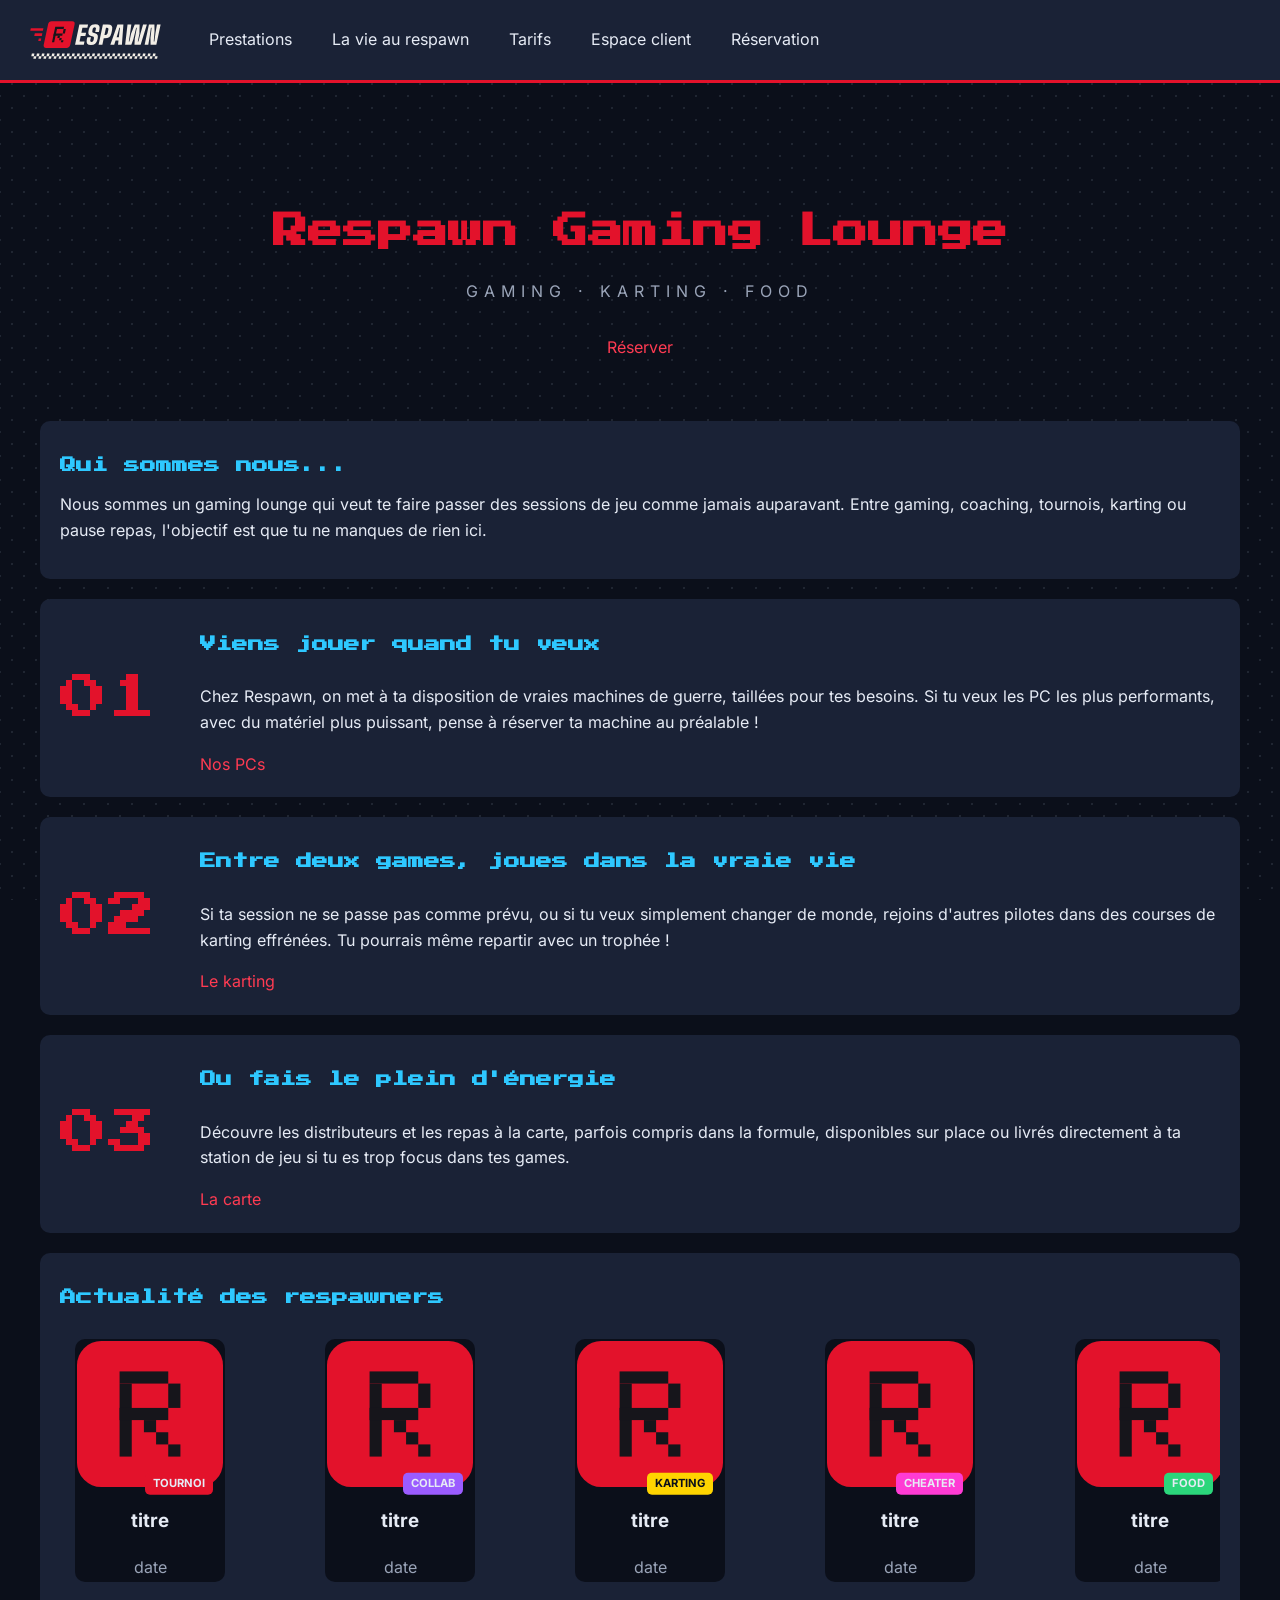
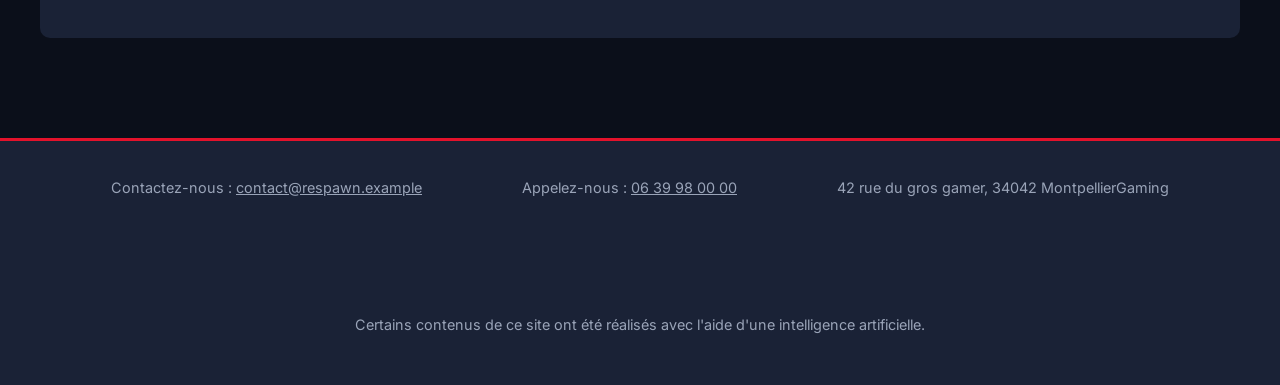
<file: index.html>
<!DOCTYPE html>
<html lang="fr">
<head>
    <meta charset="UTF-8">
    <meta name="viewport" content="width=device-width, initial-scale=1.0">
    <title>Respawn</title>
    <link rel="stylesheet" href="public/styles/style.css">
    <link rel="stylesheet" href="public/styles/accueil.css">
</head>
<body>
    <header>
        <nav>
            <ul>
                <li><a href="index.html"><img src="public/images/respawn_logo_clair.svg" alt="icone_respawn"  class="icone_nav"></a></li>
                <li>
                    <a href="#">Prestations</a>
                    <ul>
                        <li><a href="pages/config_pc.html">Config PCs</a></li>
                        <li><a href="pages/karting.html">Karting indoor</a></li>
                        <li><a href="pages/restauration.html">Restauration</a></li>
                    </ul>
                </li>
                <li><a href="pages/vierespawn.html">La vie au respawn</a></li>
                <li><a href="pages/tarifs.html">Tarifs</a></li>
                <!--<li><a href="pages/nos_equipes.html">Nos équipes</a></li>-->
                <li><a href="pages/espace_clients.html">Espace client</a></li>
                <li><a href="pages/reservation.html">Réservation</a></li>
            </ul>
        </nav>
    </header>
    <main>
        <div class="hero">
            <h1>Respawn Gaming Lounge</h1>
            <p class="slogan">Gaming · Karting · Food</p>
            <a href="pages/reservation.html" class="bouton">Réserver</a>
        </div>
        <section>
            <h2>Qui sommes nous...</h2>
            <p>
                Nous sommes un gaming lounge qui veut te faire passer des sessions de jeu comme jamais auparavant. Entre gaming, coaching, tournois, karting ou pause repas, l'objectif est que tu ne manques de rien ici.
            </p>
            <!-- TODO : 2-3 photos (poste PC, repas, groupe karting) -->
        </section>
        <div class="services">
            <section>
                <h2>Viens jouer quand tu veux</h2>
                <p>
                    Chez Respawn, on met à ta disposition de vraies machines de guerre, taillées pour tes besoins. Si tu veux les PC les plus performants, avec du matériel plus puissant, pense à réserver ta machine au préalable !
                </p>
                <a href="pages/config_pc.html" class="bouton">Nos PCs</a>
            </section>
            <section>
                <h2>Entre deux games, joues dans la vraie vie</h2>
                <p>
                    Si ta session ne se passe pas comme prévu, ou si tu veux simplement changer de monde, rejoins d'autres pilotes dans des courses de karting effrénées. Tu pourrais même repartir avec un trophée !
                </p>
                <a href="pages/karting.html" class="bouton">Le karting</a>
            </section>
            <section>
                <h2>Ou fais le plein d'énergie</h2>
                <p>
                    Découvre les distributeurs et les repas à la carte, parfois compris dans la formule, disponibles sur place ou livrés directement à ta station de jeu si tu es trop focus dans tes games.
                </p>
                <a href="pages/restauration.html" class="bouton">La carte</a>
            </section>
        </div>
        <section>
            <h2>Actualité des respawners</h2>
            <ul class="cards actus">
                <li><a href="pages/actus.html"> <!-- Redirection temporaire -->
                        <div class="card-visuel">
                            <img src="public/images/respawn_icone_red.svg" alt="placeholder">
                            <span class="tag tournoi">TOURNOI</span>
                        </div>
                        <h3>titre</h3>
                        <time datetime="2000-01-01">date</time>
                    </a>
                </li>
                <li><a href="pages/actus.html"> <!-- Redirection temporaire -->
                        <div class="card-visuel">
                            <img src="public/images/respawn_icone_red.svg" alt="placeholder">
                            <span class="tag collab">COLLAB</span>
                        </div>
                        <h3>titre</h3>
                        <time datetime="2000-02-01">date</time>
                    </a>
                </li>
                <li><a href="pages/actus.html"> <!-- Redirection temporaire -->
                        <div class="card-visuel">
                            <img src="public/images/respawn_icone_red.svg" alt="placeholder">
                            <span class="tag karting">KARTING</span>
                        </div>
                        <h3>titre</h3>
                        <time datetime="2000-03-01">date</time>
                    </a>
                </li>
                <li><a href="pages/actus.html"> <!-- Redirection temporaire -->
                        <div class="card-visuel">
                            <img src="public/images/respawn_icone_red.svg" alt="placeholder">
                            <span class="tag cheater">CHEATER</span>
                        </div>
                        <h3>titre</h3>
                        <time datetime="2000-04-01">date</time>
                    </a>
                </li>
                <li><a href="pages/actus.html"> <!-- Redirection temporaire -->
                        <div class="card-visuel">
                            <img src="public/images/respawn_icone_red.svg" alt="placeholder">
                            <span class="tag food">FOOD</span>
                        </div>
                        <h3>titre</h3>
                        <time datetime="2000-05-01">date</time>
                    </a>
                </li>
                <li><a href="pages/actus.html"> <!-- Redirection temporaire -->
                        <div class="card-visuel">
                            <img src="public/images/respawn_icone_red.svg" alt="placeholder">
                            <span class="tag gaming">GAMING</span>
                        </div>
                        <h3>titre</h3>
                        <time datetime="2000-06-01">date</time>
                    </a>
                </li>
                <li><a href="pages/actus.html"> <!-- Redirection temporaire -->
                        <div class="card-visuel">
                            <img src="public/images/respawn_icone_red.svg" alt="placeholder">
                            <span class="tag event">EVENT</span>
                        </div>
                        <h3>titre</h3>
                        <time datetime="2000-07-01">date</time>
                    </a>
                </li>
                <li><a href="pages/actus.html"> <!-- Redirection temporaire -->
                        <div class="card-visuel">
                            <img src="public/images/respawn_icone_red.svg" alt="placeholder">
                            <span class="tag infos">INFOS</span>
                        </div>
                        <h3>titre</h3>
                        <time datetime="2000-08-01">date</time>
                    </a>
                </li>
            </ul>
        </section>
    </main>
    <footer>
        <address>
            <ul>
                <li>Contactez-nous : <a href="mailto:contact@respawn.example">contact@respawn.example</a></li>
                <li>Appelez-nous : <a href="tel:+33639980000">06 39 98 00 00</a></li>
                <li>42 rue du gros gamer, 34042 MontpellierGaming</li>
                <li><p class="mention-ia">Certains contenus de ce site ont été réalisés avec l'aide d'une intelligence artificielle.</p></li>
            </ul>
        </address>
    </footer>
</body>
</html>
</file>
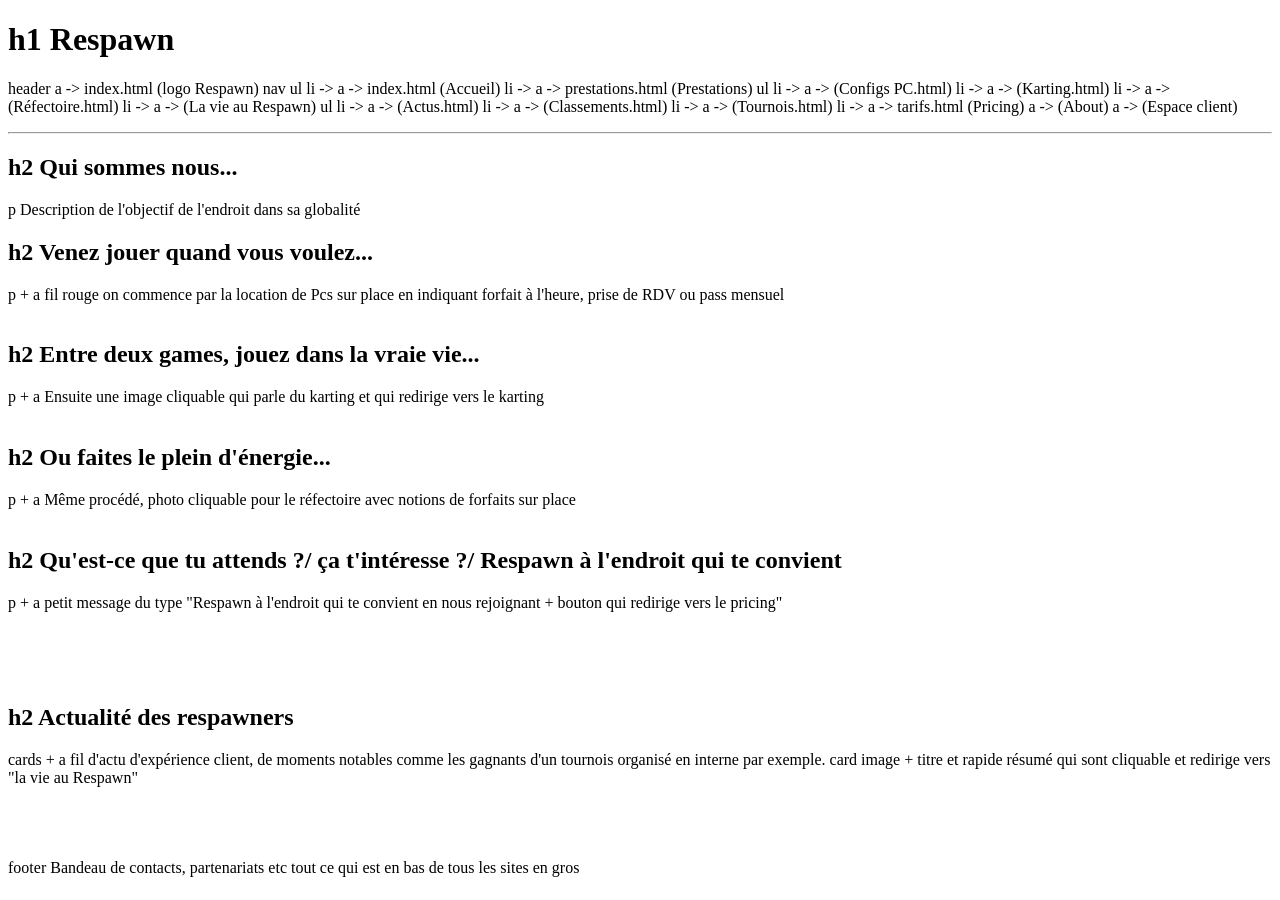
<file: conception/maquette.html>
<!DOCTYPE html>
<html lang="fr">
<head>
    <meta charset="UTF-8">
    <meta name="viewport" content="width=device-width, initial-scale=1.0">
    <title>Respawn</title>
</head>
<body>
    <h1>h1 Respawn</h1>
    <p> header
    a -> index.html (logo Respawn)
    nav
    ul
    li -> a -> index.html (Accueil)
    li -> a -> prestations.html (Prestations)
    ul
    li -> a -> (Configs PC.html)
    li -> a -> (Karting.html)
    li -> a -> (Réfectoire.html)
    li -> a -> (La vie au Respawn)
    ul
    li -> a -> (Actus.html)
    li -> a -> (Classements.html)
    li -> a -> (Tournois.html)
    li -> a -> tarifs.html (Pricing)
    a -> (About)
    a -> (Espace client)
    </p>
    <hr>
    <h2> h2 Qui sommes nous...</h2>
    <p> p Description de l'objectif de l'endroit dans sa globalité
    <h2>h2 Venez jouer quand vous voulez...</h2>
    p + a fil rouge on commence par la location de Pcs sur place en indiquant forfait à l'heure, prise de RDV ou pass mensuel
    <br><br> 
    <h2>h2 Entre deux games, jouez dans la vraie vie...</h2>
    p + a Ensuite une image cliquable qui parle du karting et qui redirige vers le karting
    <br><br> 
    <h2>h2 Ou faites le plein d'énergie...</h2>
    p + a Même procédé, photo cliquable pour le réfectoire avec notions de forfaits sur place
    <br><br> 
    <h2>h2 Qu'est-ce que tu attends ?/ ça t'intéresse ?/ Respawn à l'endroit qui te convient </h2>
    p + a petit message du type "Respawn à l'endroit qui te convient en nous rejoignant + bouton qui redirige vers le pricing"
    <br><br><br><br><br>
    <h2>h2 Actualité des respawners</h2>
    cards + a fil d'actu d'expérience client, de moments notables comme les gagnants d'un tournois organisé en interne par exemple. card image + titre et rapide résumé qui sont cliquable et redirige vers "la vie au Respawn"
    <br><br><br><br><br>
    footer Bandeau de contacts, partenariats etc tout ce qui est en bas de tous les sites en gros
    </p>
</body>
</html>
</file>
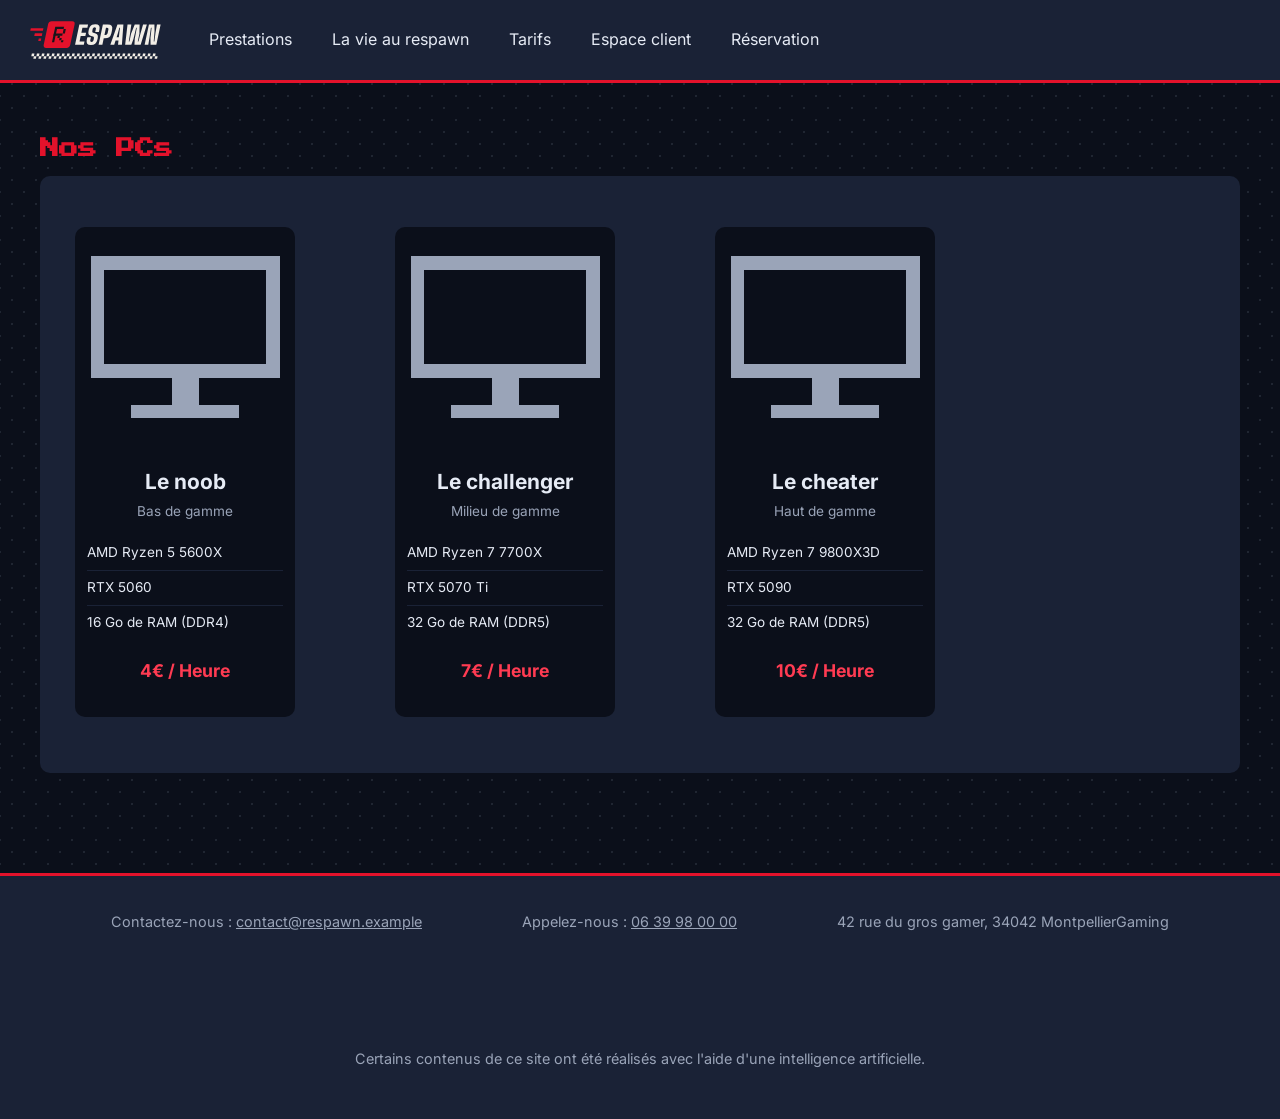
<file: pages/config_pc.html>
<!DOCTYPE html>
<html lang="fr">
<head>
    <meta charset="UTF-8">
    <meta name="viewport" content="width=device-width, initial-scale=1.0">
    <title>Nos PCs - Respawn</title>
    <link rel="stylesheet" href="../public/styles/style.css">
    <link rel="stylesheet" href="../public/styles/config_pc.css">
</head>
<body>
    <header>
        <nav>
            <ul>
                <li><a href="../index.html"><img src="../public/images/respawn_logo_clair.svg" alt="icone_respawn"  class="icone_nav"></a></li>
                <li>
                    <a href="#">Prestations</a>
                    <ul>
                        <li><a href="../pages/config_pc.html">Config PCs</a></li>
                        <li><a href="../pages/karting.html">Karting indoor</a></li>
                        <li><a href="../pages/restauration.html">Restauration</a></li>
                    </ul>
                </li>
                <li><a href="../pages/vierespawn.html">La vie au respawn</a></li>
                <li><a href="../pages/tarifs.html">Tarifs</a></li>
                <!--<li><a href="../pages/nos_equipes.html">Nos équipes</a></li>-->
                <li><a href="../pages/espace_clients.html">Espace client</a></li>
                <li><a href="../pages/reservation.html">Réservation</a></li>
            </ul>
        </nav>
    </header>
    <main>
        <h1>Nos PCs</h1>
        <section>
            <ul  class="cards pc-cards">
                <li>
                    <a href="../pages/reservation.html" class="low-end">
                    <img src="../public/icones/pc.svg" alt=""> <!-- image temporaire-->
                    <h3>Le noob</h3>
                    <p>Bas de gamme</p>
                    <ul>
                        <li>AMD Ryzen 5 5600X</li>
                        <li>RTX 5060</li>
                        <li>16 Go de RAM (DDR4)</li>
                    </ul>
                    <p>4€ / Heure</p>
                    </a>
                </li>
                <li>
                    <a href="../pages/reservation.html" class="mid-end">
                    <img src="../public/icones/pc.svg" alt=""> <!-- image temporaire-->
                    <h3>Le challenger</h3>
                    <p>Milieu de gamme</p>
                    <ul>
                        <li>AMD Ryzen 7 7700X</li>
                        <li>RTX 5070 Ti</li>
                        <li>32 Go de RAM (DDR5)</li>
                    </ul>
                    <p>7€ / Heure</p>
                    </a>
                </li>
                <li>
                    <a href="../pages/reservation.html" class="high-end">
                    <img src="../public/icones/pc.svg" alt=""> <!-- image temporaire-->
                    <h3>Le cheater</h3>
                    <p>Haut de gamme</p>
                    <ul>
                        <li>AMD Ryzen 7 9800X3D</li>
                        <li>RTX 5090</li>
                        <li>32 Go de RAM (DDR5)</li>
                    </ul>
                    <p>10€ / Heure</p>
                    </a>
                </li>
            </ul>
        </section>
    </main>
    <footer>
        <address>
            <ul>
                <li>Contactez-nous : <a href="mailto:contact@respawn.example">contact@respawn.example</a></li>
                <li>Appelez-nous : <a href="tel:+33639980000">06 39 98 00 00</a></li>
                <li>42 rue du gros gamer, 34042 MontpellierGaming</li>
                <li><p class="mention-ia">Certains contenus de ce site ont été réalisés avec l'aide d'une intelligence artificielle.</p></li>
            </ul>
        </address>
    </footer>
</body>
</html>
</file>
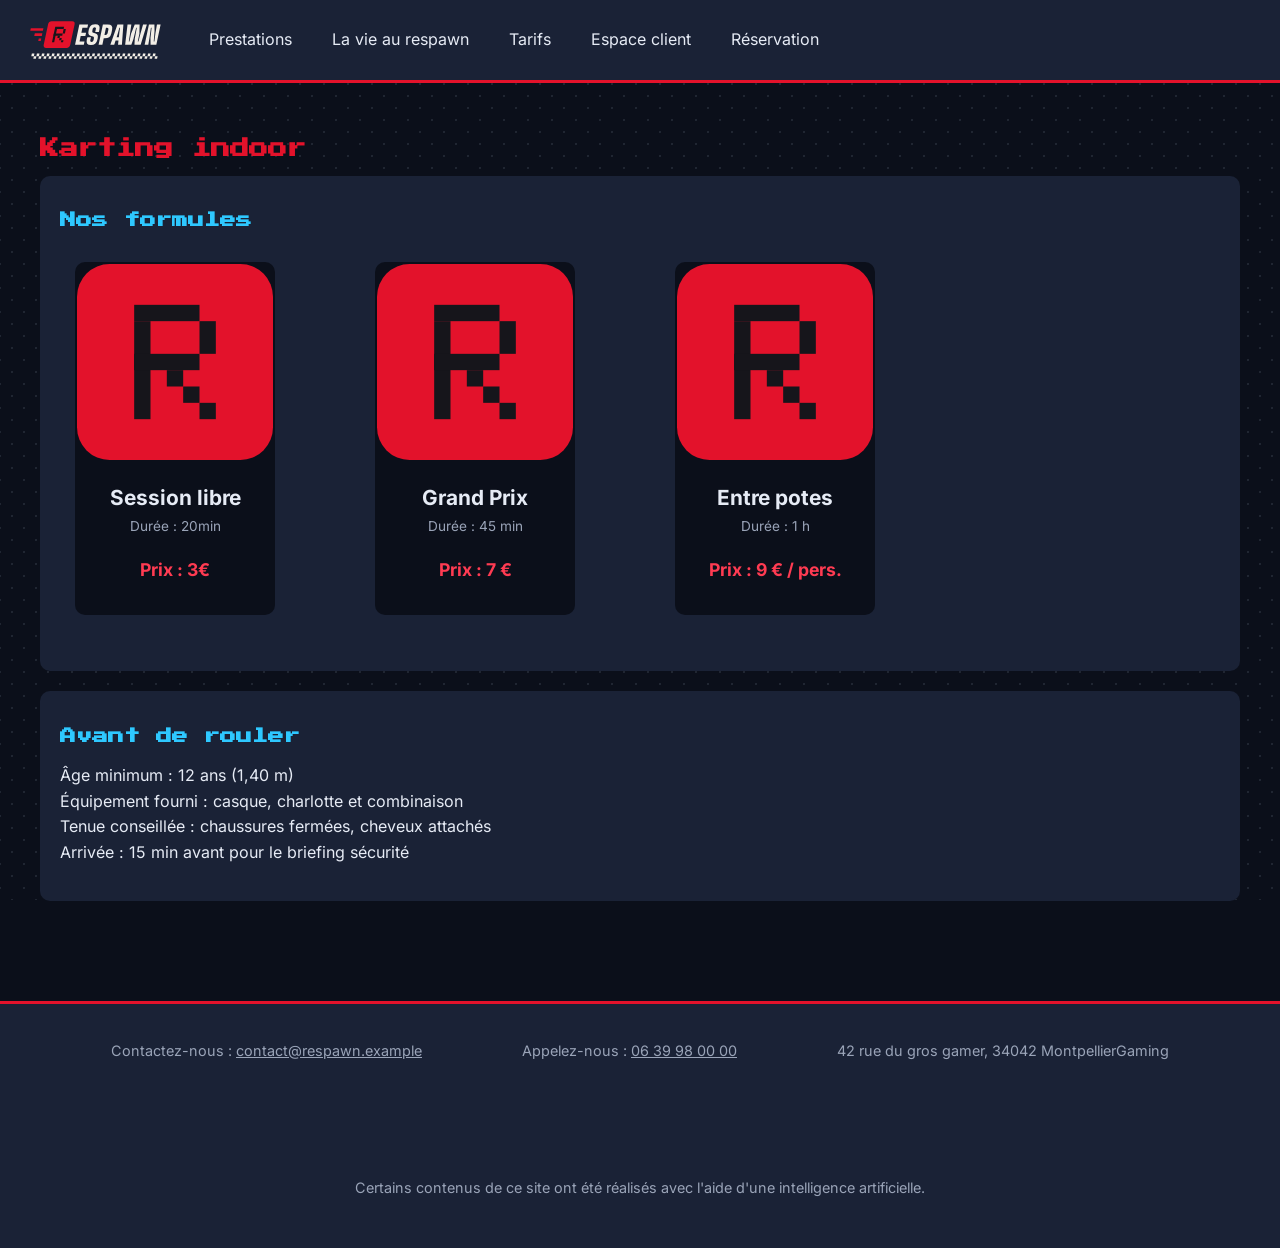
<file: pages/karting.html>
<!DOCTYPE html>
<html lang="fr">
<head>
    <meta charset="UTF-8">
    <meta name="viewport" content="width=device-width, initial-scale=1.0">
    <title>Karting - Respawn</title>
    <link rel="stylesheet" href="../public/styles/style.css">
    <link rel="stylesheet" href="../public/styles/karting.css">
</head>
<body>
    <header>
        <nav>
            <ul>
                <li><a href="../index.html"><img src="../public/images/respawn_logo_clair.svg" alt="icone_respawn"  class="icone_nav"></a></li>
                <li>
                    <a href="#">Prestations</a>
                    <ul>
                        <li><a href="../pages/config_pc.html">Config PCs</a></li>
                        <li><a href="../pages/karting.html">Karting indoor</a></li>
                        <li><a href="../pages/restauration.html">Restauration</a></li>
                    </ul>
                </li>
                <li><a href="../pages/vierespawn.html">La vie au respawn</a></li>
                <li><a href="../pages/tarifs.html">Tarifs</a></li>
                <!--<li><a href="../pages/nos_equipes.html">Nos équipes</a></li>-->
                <li><a href="../pages/espace_clients.html">Espace client</a></li>
                <li><a href="../pages/reservation.html">Réservation</a></li>
            </ul>
        </nav>
    </header>
    <main>
        <h1>Karting indoor</h1>
        <section>
            <h2>Nos formules</h2>
            <ul class="cards karting-cards">
                <li>
                    <a href="../pages/reservation.html">
                        <img src="../public/images/respawn_icone_red.svg" alt=""> <!-- image temporaire-->
                        <h3>Session libre</h3>
                        <p>Durée : 20min</p>
                        <p>Prix : 3€</p>
                    </a>
                </li>
                <li>
                    <a href="../pages/reservation.html">
                        <img src="../public/images/respawn_icone_red.svg" alt=""> <!-- image temporaire -->
                        <h3>Grand Prix</h3>
                        <p>Durée : 45 min</p>
                        <p>Prix : 7 €</p>
                    </a>
                </li>
                <li>
                    <a href="../pages/reservation.html">
                        <img src="../public/images/respawn_icone_red.svg" alt=""> <!-- image temporaire -->
                        <h3>Entre potes</h3>
                        <p>Durée : 1 h</p>
                        <p>Prix : 9 € / pers.</p>
                    </a>
                </li>
            </ul>
        </section>
        <section>
    <h2>Avant de rouler</h2>
    <ul class="infos-karting">
        <li>Âge minimum : 12 ans (1,40 m)</li>
        <li>Équipement fourni : casque, charlotte et combinaison</li>
        <li>Tenue conseillée : chaussures fermées, cheveux attachés</li>
        <li>Arrivée : 15 min avant pour le briefing sécurité</li>
    </ul>
</section>
    </main>
    <footer>
        <address>
            <ul>
                <li>Contactez-nous : <a href="mailto:contact@respawn.example">contact@respawn.example</a></li>
                <li>Appelez-nous : <a href="tel:+33639980000">06 39 98 00 00</a></li>
                <li>42 rue du gros gamer, 34042 MontpellierGaming</li>
                <li><p class="mention-ia">Certains contenus de ce site ont été réalisés avec l'aide d'une intelligence artificielle.</p></li>
            </ul>
        </address>
    </footer>
</body>
</html>
</file>
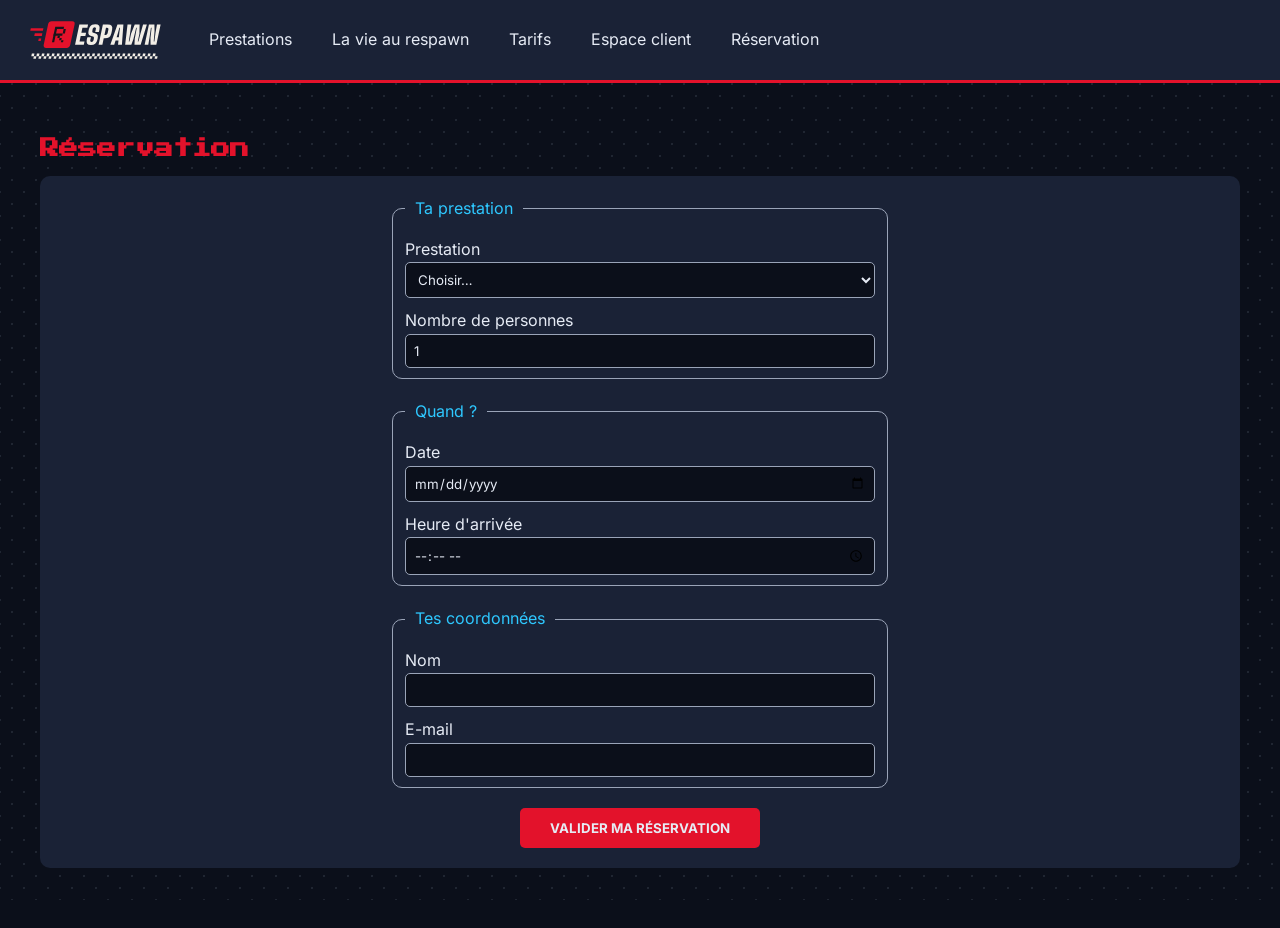
<file: pages/reservation.html>
<!DOCTYPE html>
<html lang="fr">
<head>
    <meta charset="UTF-8">
    <meta name="viewport" content="width=device-width, initial-scale=1.0">
    <title>Reservation - Respawn</title>
    <link rel="stylesheet" href="../public/styles/style.css">
    <link rel="stylesheet" href="../public/styles/formulaires.css">
</head>
<body>
    <header>
        <nav>
            <ul>
                <li><a href="../index.html"><img src="../public/images/respawn_logo_clair.svg" alt="icone_respawn"  class="icone_nav"></a></li>
                <li>
                    <a href="#">Prestations</a>
                    <ul>
                        <li><a href="../pages/config_pc.html">Config PCs</a></li>
                        <li><a href="../pages/karting.html">Karting indoor</a></li>
                        <li><a href="../pages/restauration.html">Restauration</a></li>
                    </ul>
                </li>
                <li><a href="../pages/vierespawn.html">La vie au respawn</a></li>
                <li><a href="../pages/tarifs.html">Tarifs</a></li>
                <!--<li><a href="../pages/nos_equipes.html">Nos équipes</a></li>-->
                <li><a href="../pages/espace_clients.html">Espace client</a></li>
                <li><a href="../pages/reservation.html">Réservation</a></li>
            </ul>
        </nav>
    </header>
    <main>
        <h1>Réservation</h1>
        <section>
            <form action="#" method="post">

                <!-- fieldset = groupe de champs liés, legend = son titre
                    (affiché en haut du cadre et lu par les lecteurs d'écran) -->
                <fieldset>
                    <legend>Ta prestation</legend>
                    <label for="prestation">Prestation</label>
                    <select id="prestation" name="prestation" >
                        <option value="">Choisir…</option>
                        <optgroup label="Postes PC">
                            <option value="pc-noob">Le noob (4 €/h)</option>
                            <option value="pc-challenger">Le challenger (7 €/h)</option>
                            <option value="pc-cheater">Le cheater (10 €/h)</option>
                        </optgroup>
                        <optgroup label="Karting">
                            <option value="kart-libre">Session libre (3 €)</option>
                            <option value="kart-gp">Grand Prix (7 €)</option>
                            <option value="kart-potes">Entre potes (9 €/pers.)</option>
                        </optgroup>
                        <optgroup label="Packs">
                            <option value="pack-focus">Pack Focus (22 €)</option>
                            <option value="pack-pilote">Pack Pilote (12 €)</option>
                            <option value="pack-full">Pack Full Respawn (38 €)</option>
                        </optgroup>
                    </select>

                    <label for="personnes">Nombre de personnes</label>
                    <!-- min/max : le navigateur bloque les valeurs absurdes sans JS -->
                    <input type="number" id="personnes" name="personnes" min="1" max="10" value="1">
                </fieldset>

                <fieldset>
                    <legend>Quand ?</legend>
                    <label for="date">Date</label>
                    <input type="date" id="date" name="date">

                    <label for="heure">Heure d'arrivée</label>
                    <input type="time" id="heure" name="heure">
                </fieldset>

                <fieldset>
                    <legend>Tes coordonnées</legend>
                    <label for="nom">Nom</label>
                    <input type="text" id="nom" name="nom">

                    <label for="email">E-mail</label>
                    <input type="email" id="email" name="email" required>
                </fieldset>

                <button type="submit">Valider ma réservation</button>
            </form>
        </section>
    </main>
</body>
</html>
</file>
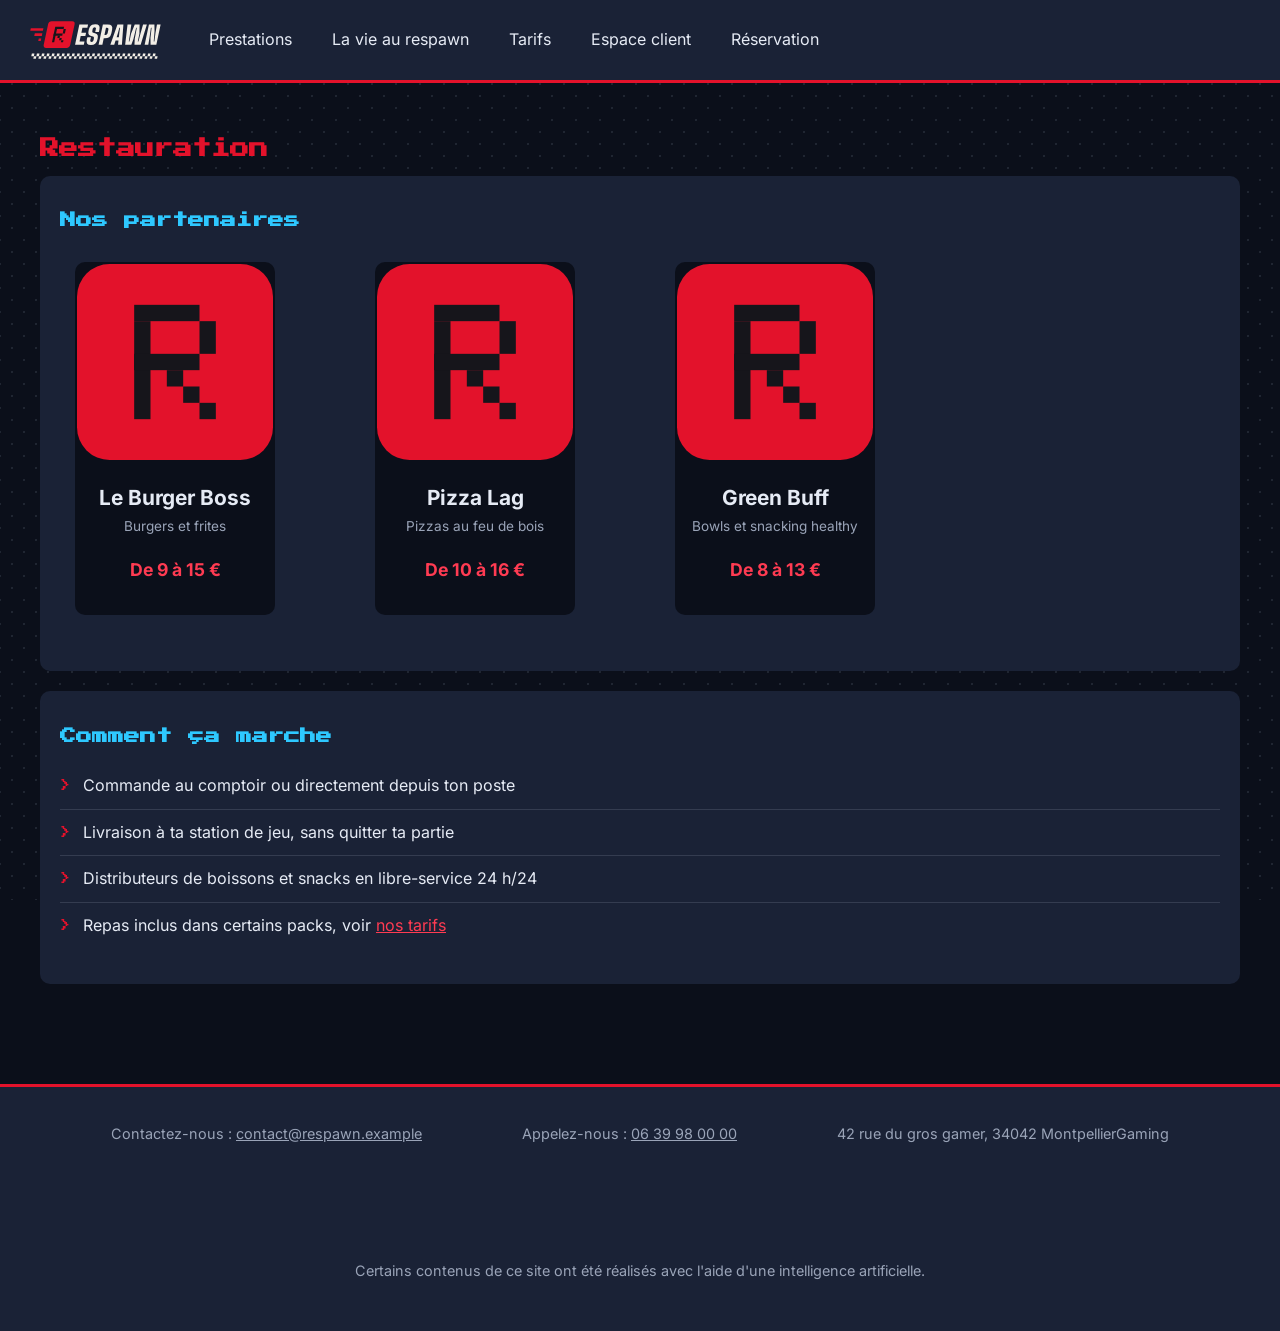
<file: pages/restauration.html>
<!DOCTYPE html>
<html lang="fr">
<head>
    <meta charset="UTF-8">
    <meta name="viewport" content="width=device-width, initial-scale=1.0">
    <title>Restauration - Respawn</title>
    <link rel="stylesheet" href="../public/styles/style.css">
    <link rel="stylesheet" href="../public/styles/restauration.css">
</head>
<body>
    <header>
        <nav>
            <ul>
                <li><a href="../index.html"><img src="../public/images/respawn_logo_clair.svg" alt="icone_respawn"  class="icone_nav"></a></li>
                <li>
                    <a href="#">Prestations</a>
                    <ul>
                        <li><a href="../pages/config_pc.html">Config PCs</a></li>
                        <li><a href="../pages/karting.html">Karting indoor</a></li>
                        <li><a href="../pages/restauration.html">Restauration</a></li>
                    </ul>
                </li>
                <li><a href="../pages/vierespawn.html">La vie au respawn</a></li>
                <li><a href="../pages/tarifs.html">Tarifs</a></li>
                <!--<li><a href="../pages/nos_equipes.html">Nos équipes</a></li>-->
                <li><a href="../pages/espace_clients.html">Espace client</a></li>
                <li><a href="../pages/reservation.html">Réservation</a></li>
            </ul>
        </nav>
    </header>
    <main>
        <h1>Restauration</h1>
        <section>
            <h2>Nos partenaires</h2>
            <ul class="cards food-cards">
                <li>
                    <a href="../pages/tarifs.html">
                        <img src="../public/images/respawn_icone_red.svg" alt=""> <!-- image temporaire -->
                        <h3>Le Burger Boss</h3>
                        <p>Burgers et frites</p>
                        <p>De 9 à 15 €</p>
                    </a>
                </li>
                <li>
                    <a href="../pages/tarifs.html">
                        <img src="../public/images/respawn_icone_red.svg" alt=""> <!-- image temporaire -->
                        <h3>Pizza Lag</h3>
                        <p>Pizzas au feu de bois</p>
                        <p>De 10 à 16 €</p>
                    </a>
                </li>
                <li>
                    <a href="../pages/tarifs.html">
                        <img src="../public/images/respawn_icone_red.svg" alt=""> <!-- image temporaire -->
                        <h3>Green Buff</h3>
                        <p>Bowls et snacking healthy</p>
                        <p>De 8 à 13 €</p>
                    </a>
                </li>
            </ul>
        </section>
        <section>
            <h2>Comment ça marche</h2>
            <ul class="infos-food">
                <li>Commande au comptoir ou directement depuis ton poste</li>
                <li>Livraison à ta station de jeu, sans quitter ta partie</li>
                <li>Distributeurs de boissons et snacks en libre-service 24 h/24</li>
                <li>Repas inclus dans certains packs, voir <a href="../pages/tarifs.html#packs">nos tarifs</a></li>
            </ul>
        </section>
    </main>
    <footer>
        <address>
            <ul>
                <li>Contactez-nous : <a href="mailto:contact@respawn.example">contact@respawn.example</a></li>
                <li>Appelez-nous : <a href="tel:+33639980000">06 39 98 00 00</a></li>
                <li>42 rue du gros gamer, 34042 MontpellierGaming</li>
                <li><p class="mention-ia">Certains contenus de ce site ont été réalisés avec l'aide d'une intelligence artificielle.</p></li>
            </ul>
        </address>
    </footer>
</body>
</html>
</file>
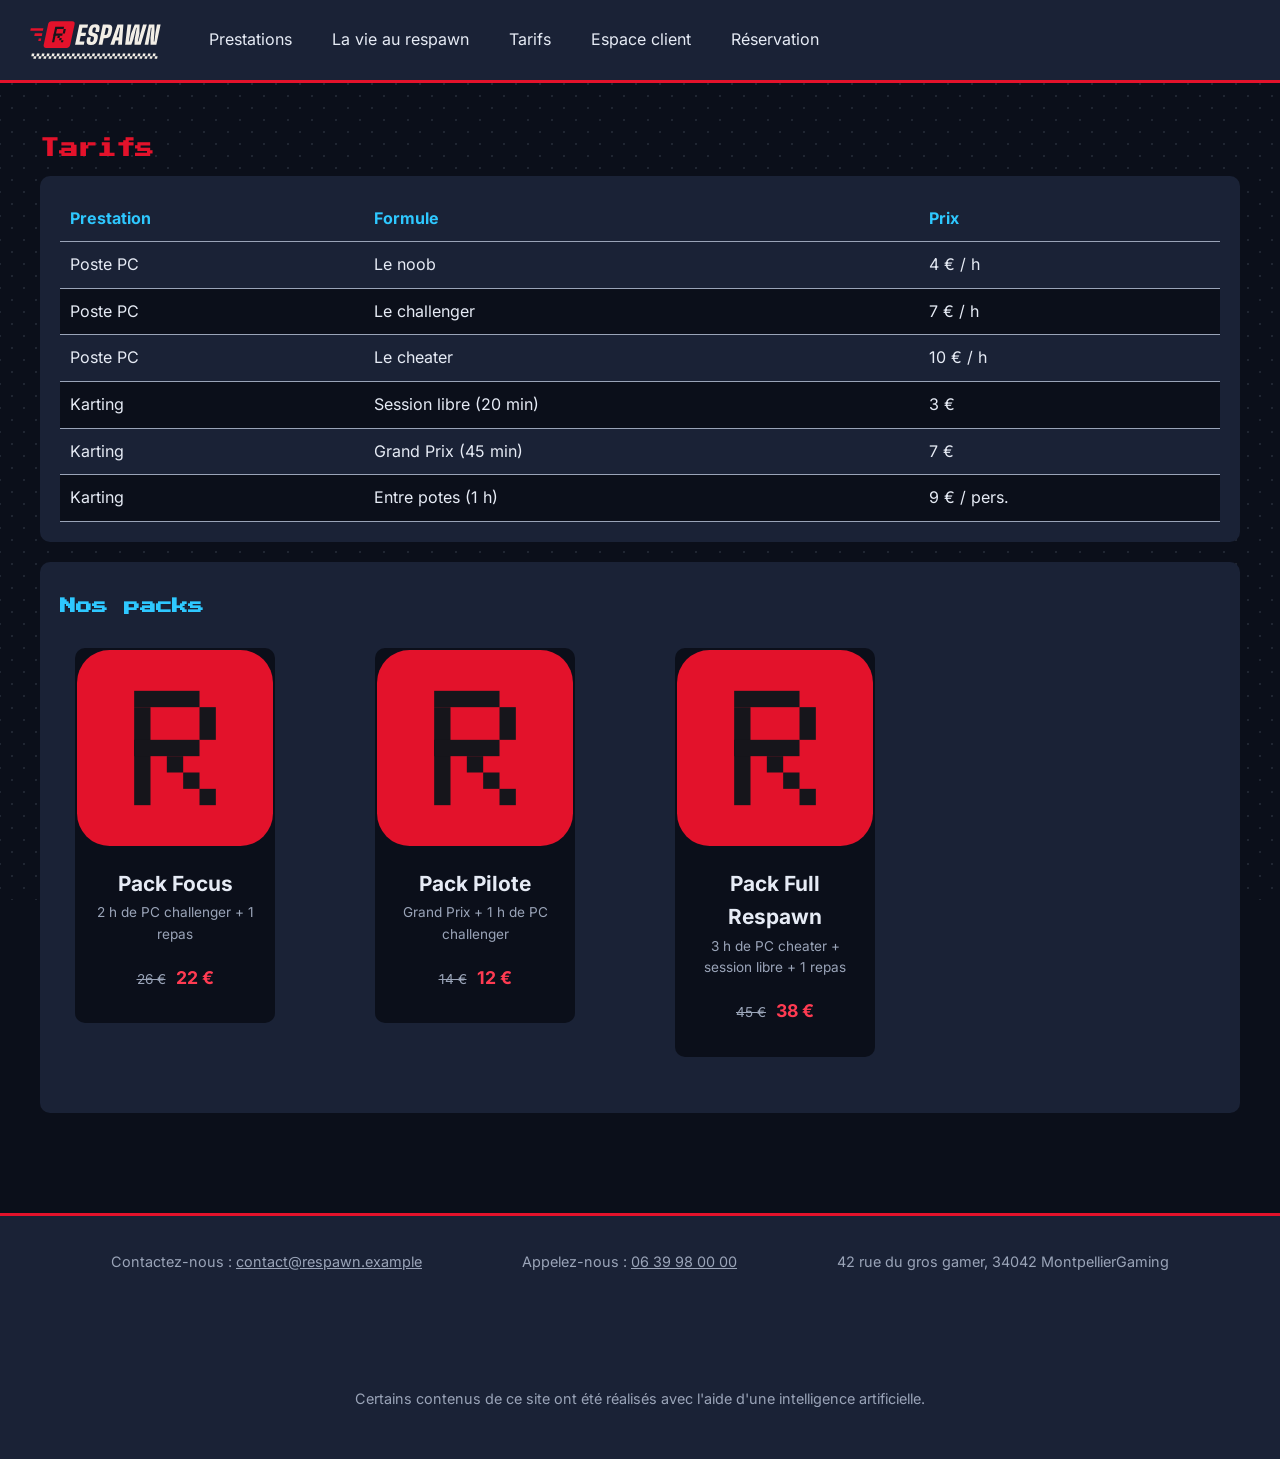
<file: pages/tarifs.html>
<!DOCTYPE html>
<html lang="fr">
<head>
    <meta charset="UTF-8">
    <meta name="viewport" content="width=device-width, initial-scale=1.0">
    <title>Tarifs - Respawn</title>
    <link rel="stylesheet" href="../public/styles/style.css">
    <link rel="stylesheet" href="../public/styles/tarifs.css">
</head>
<body>
    <header>
        <nav>
            <ul>
                <li><a href="../index.html"><img src="../public/images/respawn_logo_clair.svg" alt="icone_respawn"  class="icone_nav"></a></li>
                <li>
                    <a href="#">Prestations</a>
                    <ul>
                        <li><a href="../pages/config_pc.html">Config PCs</a></li>
                        <li><a href="../pages/karting.html">Karting indoor</a></li>
                        <li><a href="../pages/restauration.html">Restauration</a></li>
                    </ul>
                </li>
                <li><a href="../pages/vierespawn.html">La vie au respawn</a></li>
                <li><a href="../pages/tarifs.html">Tarifs</a></li>
                <!--<li><a href="../pages/nos_equipes.html">Nos équipes</a></li>-->
                <li><a href="../pages/espace_clients.html">Espace client</a></li>
                <li><a href="../pages/reservation.html">Réservation</a></li>
            </ul>
        </nav>
    </header>
    <main>
        <h1>Tarifs</h1>
        <section>
            <table class="grille-tarifs">
                <thead>
                    <tr>
                        <th scope="col">Prestation</th>
                        <th scope="col">Formule</th>
                        <th scope="col">Prix</th>
                    </tr>
                </thead>
                <tbody>
                    <tr><td>Poste PC</td><td>Le noob</td><td>4 € / h</td></tr>
                    <tr><td>Poste PC</td><td>Le challenger</td><td>7 € / h</td></tr>
                    <tr><td>Poste PC</td><td>Le cheater</td><td>10 € / h</td></tr>
                    <tr><td>Karting</td><td>Session libre (20 min)</td><td>3 €</td></tr>
                    <tr><td>Karting</td><td>Grand Prix (45 min)</td><td>7 €</td></tr>
                    <tr><td>Karting</td><td>Entre potes (1 h)</td><td>9 € / pers.</td></tr>
                </tbody>
            </table>
        </section>


        <section id="packs">
            <h2>Nos packs</h2>
            <ul class="cards packs">
                <li>
                    <a href="../pages/reservation.html">
                        <img src="../public/images/respawn_icone_red.svg" alt=""> <!-- image temporaire -->
                        <h3>Pack Focus</h3>
                        <p>2 h de PC challenger + 1 repas</p>
                        <p><del>26 €</del> 22 €</p>
                    </a>
                </li>
                <li>
                    <a href="../pages/reservation.html">
                        <img src="../public/images/respawn_icone_red.svg" alt=""> <!-- image temporaire -->
                        <h3>Pack Pilote</h3>
                        <p>Grand Prix + 1 h de PC challenger</p>
                        <p><del>14 €</del> 12 €</p>
                    </a>
                </li>
                <li>
                    <a href="../pages/reservation.html">
                        <img src="../public/images/respawn_icone_red.svg" alt=""> <!-- image temporaire -->
                        <h3>Pack Full Respawn</h3>
                        <p>3 h de PC cheater + session libre + 1 repas</p>
                        <p><del>45 €</del> 38 €</p>
                    </a>
                </li>
            </ul>
        </section>
    </main>
    <footer>
        <address>
            <ul>
                <li>Contactez-nous : <a href="mailto:contact@respawn.example">contact@respawn.example</a></li>
                <li>Appelez-nous : <a href="tel:+33639980000">06 39 98 00 00</a></li>
                <li>42 rue du gros gamer, 34042 MontpellierGaming</li>
                <li><p class="mention-ia">Certains contenus de ce site ont été réalisés avec l'aide d'une intelligence artificielle.</p></li>
            </ul>
        </address>
    </footer>
</body>
</html>
</file>
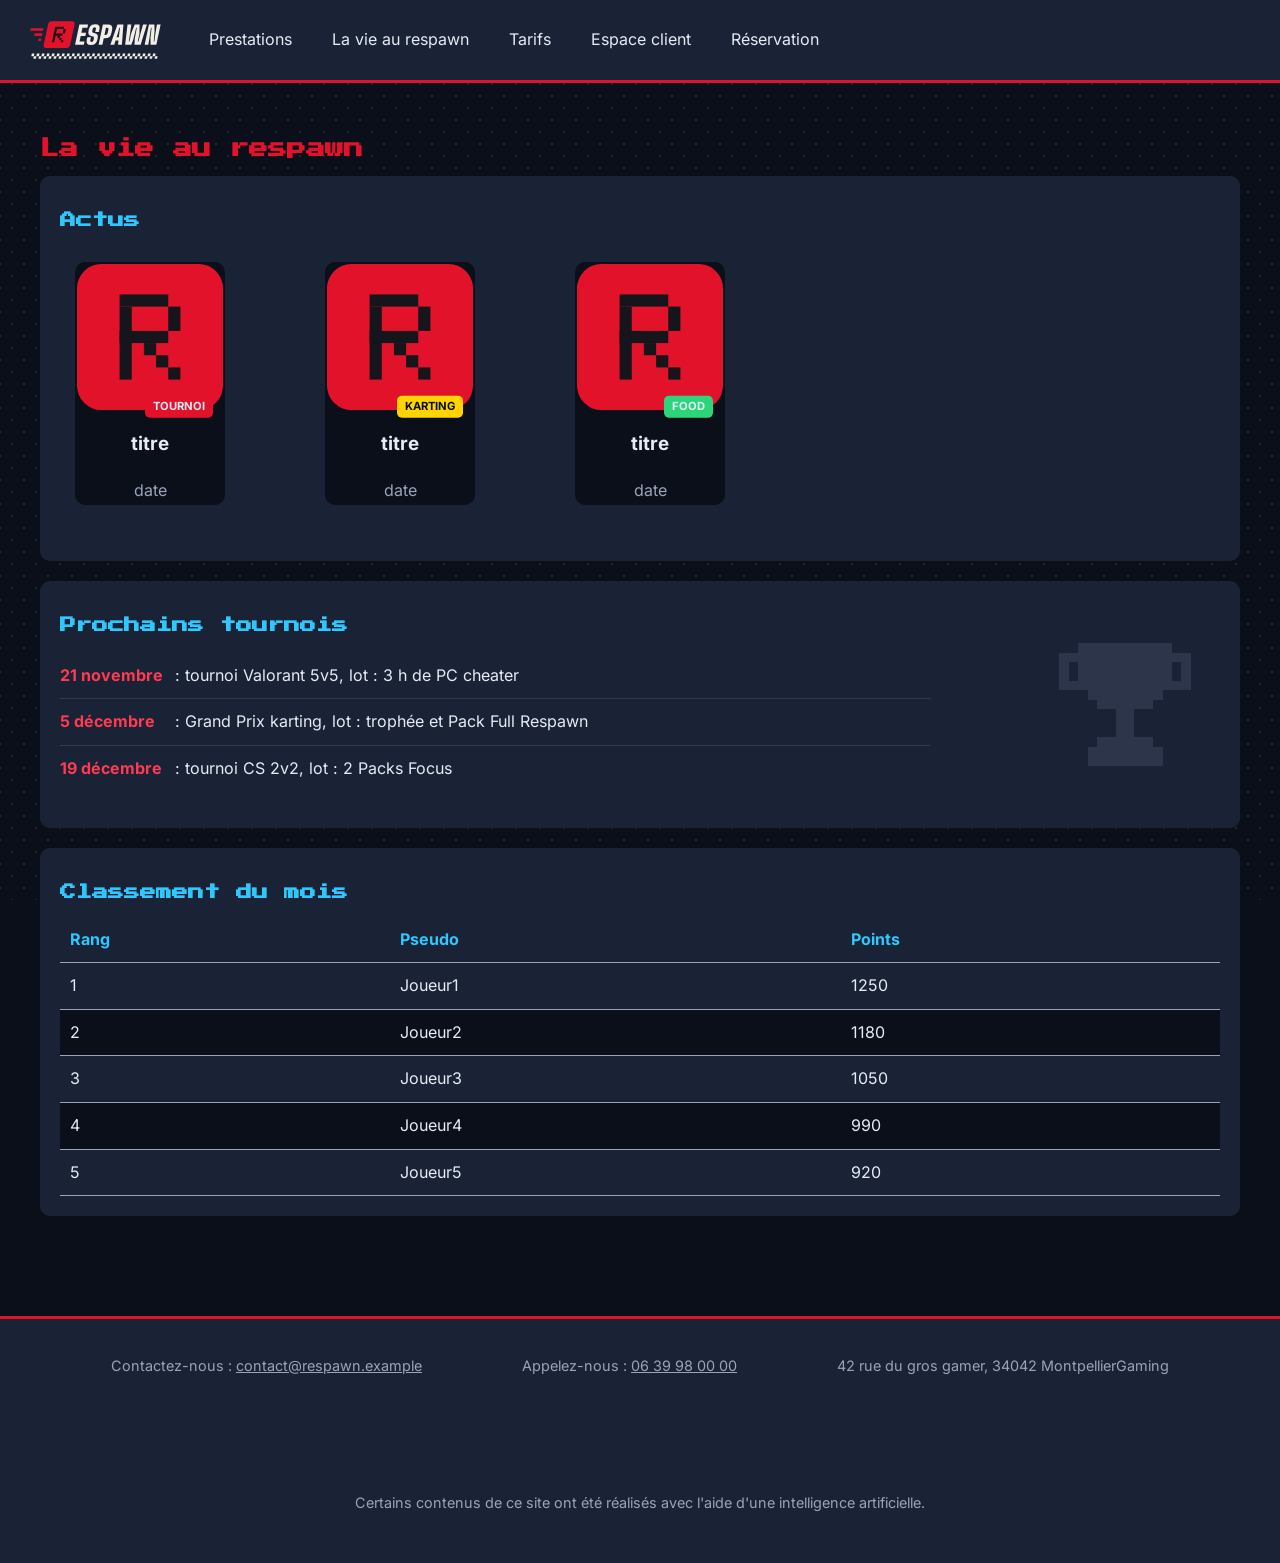
<file: pages/vierespawn.html>
<!DOCTYPE html>
<html lang="fr">
<head>
    <meta charset="UTF-8">
    <meta name="viewport" content="width=device-width, initial-scale=1.0">
    <title>La vie au respawn - Respawn</title>
    <link rel="stylesheet" href="../public/styles/style.css">
    <link rel="stylesheet" href="../public/styles/vierespawn.css">
</head>
<body>
    <header>
        <nav>
            <ul>
                <li><a href="../index.html"><img src="../public/images/respawn_logo_clair.svg" alt="icone_respawn"  class="icone_nav"></a></li>
                <li>
                    <a href="#">Prestations</a>
                    <ul>
                        <li><a href="../pages/config_pc.html">Config PCs</a></li>
                        <li><a href="../pages/karting.html">Karting indoor</a></li>
                        <li><a href="../pages/restauration.html">Restauration</a></li>
                    </ul>
                </li>
                <li><a href="../pages/vierespawn.html">La vie au respawn</a></li>
                <li><a href="../pages/tarifs.html">Tarifs</a></li>
                <!--<li><a href="../pages/nos_equipes.html">Nos équipes</a></li>-->
                <li><a href="../pages/espace_clients.html">Espace client</a></li>
                <li><a href="../pages/reservation.html">Réservation</a></li>
            </ul>
        </nav>
    </header>
    <main>
        <h1>La vie au respawn</h1>
        <section id="actus">
            <h2>Actus</h2>
            <ul class="cards actus">
                <li><a href="#">
                        <div class="card-visuel">
                            <img src="../public/images/respawn_icone_red.svg" alt="placeholder">
                            <span class="tag tournoi">TOURNOI</span>
                        </div>
                        <h3>titre</h3>
                        <time datetime="2000-01-01">date</time>
                    </a>
                </li>
                <li><a href="#">
                        <div class="card-visuel">
                            <img src="../public/images/respawn_icone_red.svg" alt="placeholder">
                            <span class="tag karting">KARTING</span>
                        </div>
                        <h3>titre</h3>
                        <time datetime="2000-02-01">date</time>
                    </a>
                </li>
                <li><a href="#">
                        <div class="card-visuel">
                            <img src="../public/images/respawn_icone_red.svg" alt="placeholder">
                            <span class="tag food">FOOD</span>
                        </div>
                        <h3>titre</h3>
                        <time datetime="2000-03-01">date</time>
                    </a>
                </li>
            </ul>
        </section>

        <section id="tournois">
            <h2>Prochains tournois</h2>
            <ul>
                <li><time datetime="2026-11-21">21 novembre</time> : tournoi Valorant 5v5, lot : 3 h de PC cheater</li>
                <li><time datetime="2026-12-05">5 décembre</time> : Grand Prix karting, lot : trophée et Pack Full Respawn</li>
                <li><time datetime="2026-12-19">19 décembre</time> : tournoi CS 2v2, lot : 2 Packs Focus</li>
            </ul>
        </section>

        <section id="classements">
            <h2>Classement du mois</h2>
            <table>
                <thead>
                    <tr>
                        <th scope="col">Rang</th>
                        <th scope="col">Pseudo</th>
                        <th scope="col">Points</th>
                    </tr>
                </thead>
                <tbody>
                    <tr><td>1</td><td>Joueur1</td><td>1250</td></tr>
                    <tr><td>2</td><td>Joueur2</td><td>1180</td></tr>
                    <tr><td>3</td><td>Joueur3</td><td>1050</td></tr>
                    <tr><td>4</td><td>Joueur4</td><td>990</td></tr>
                    <tr><td>5</td><td>Joueur5</td><td>920</td></tr>
                </tbody>
            </table>
        </section>
    </main>
    <footer>
        <address>
            <ul>
                <li>Contactez-nous : <a href="mailto:contact@respawn.example">contact@respawn.example</a></li>
                <li>Appelez-nous : <a href="tel:+33639980000">06 39 98 00 00</a></li>
                <li>42 rue du gros gamer, 34042 MontpellierGaming</li>
                <li><p class="mention-ia">Certains contenus de ce site ont été réalisés avec l'aide d'une intelligence artificielle.</p></li>
            </ul>
        </address>
    </footer>
</body>
</html>
</file>
<file: public/styles/style.css>
@font-face {
    font-family: 'Inter';
    src: url('../fonts/inter-latin-400-normal.woff2') format('woff2');
    font-weight: 400;
    font-display: swap;
}

@font-face {
    font-family: 'Inter';
    src: url('../fonts/inter-latin-600-normal.woff2') format('woff2');
    font-weight: 600;
    font-display: swap;
}

@font-face {
    font-family: 'Inter';
    src: url('../fonts/inter-latin-700-normal.woff2') format('woff2');
    font-weight: 700;
    font-display: swap;
}

@font-face {
    font-family: 'Press Start 2P';
    src: url('../fonts/press-start-2p-latin-400-normal.woff2') format('woff2');
    font-weight: 400;
    font-display: swap;
}



/* ---------------- Variables ---------------- */
:root {
    --couleur-fond-body: #0b0f1a;
    --couleur-fond-section: #1a2236;
    --couleur-fond-header: #1a2236;
    --couleur-fond-nav: #1a2236;
    --couleur-fond-card: #0b0f1a;
    --couleur-rouge: #e3122b;
    --couleur-fond-footer: #1a2236;
    --couleur-texte: #e6ebf5;
    --couleur-texte-2nd: #9aa4b8;
    --couleur-lien: #ff3b52;
    --couleur-survol: #2ec8ff;

    --police-titre: 'Press Start 2P', monospace;
    --police-texte: 'Inter', Arial, sans-serif;

/*------------- DEBUG COLOR  -------------
    --couleur-fond-body: lightblue;
    --couleur-fond-section: lightcoral;
    --couleur-fond-header: lightgreen;
    --couleur-fond-nav: yellow;
    --couleur-fond-card: lightseagreen;
    --couleur-rouge: yellow;
    --couleur-fond-footer: darkgray;
-----------------------------------------*/
}
/* ------------------------------------------ */


/* ---------------- Général ----------------- */

@keyframes defilement-points{
    from{ background-position: 0 0, 12px 12px; }
    to{   background-position: 24px 24px, 36px 36px; }
}

body{
    background-color: var(--couleur-fond-body);
    color: var(--couleur-texte);
    font-family: var(--police-texte);
    margin: 0;
    line-height: 1.6;
    background-image:
        radial-gradient(rgba(154, 164, 184, 0.15) 1px, transparent 1px),
        radial-gradient(rgba(154, 164, 184, 0.15) 1px, transparent 1px);
    background-size: 24px 24px;
    background-position: 0 0, 12px 12px;
    background-attachment: fixed;
    animation: defilement-points 4s linear infinite;
}

h1, h2{
    font-family: var(--police-titre);
    color: var(--couleur-survol);
    line-height: 1.4;
}

h1{
    font-size: 1.2rem;
    color: var(--couleur-rouge);
}

h2{
    font-size: 1rem;
}

main{
    max-width: 1200px;
    margin: 0 auto;
    padding: 40px 20px; /* Nota bene : pour garder un peu d'espaces sur petits écrans */
}

section{
    background-color: var(--couleur-fond-section);
    border-radius: 10px;
    padding: 20px;
    margin-bottom: 20px;
}

a{
    color: var(--couleur-lien);
}

a:hover{
    color: var(--couleur-survol);
}

ul {
    list-style-type: none;
    padding-inline-start: 0;
    /*peut être mettre un margin 0 si d'autres décalages apparaissent*/
}

address {
    font-style: normal;
}
/* ------------------------------------------ */


/* ----------------- Header ----------------- */
header{
    background-color: var(--couleur-fond-header);
    border-bottom: 3px solid var(--couleur-rouge);
}
/* ------------------------------------------ */


/* ------------------ Nav ------------------- */
nav{
    background-color: var(--couleur-fond-nav);
}

nav a{
    color: var(--couleur-texte);
    text-decoration: none;
}

nav a:hover{
    color: var(--couleur-lien);
    text-shadow: 0 0 8px var(--couleur-lien);
}

nav > ul{
    display: flex;
    gap: 40px;
    margin: 0;
    padding: 15px 20px;
    align-items: center;
}

nav > ul > li{
    position: relative;
}

nav ul > li > ul {
    display: none;
}

nav ul > li:hover > ul{
    display: flex;
    flex-direction: column;
    position: absolute; /* le sous-menu passe par-dessus le contenu au lieu de pousser la barre */
    background-color: var(--couleur-fond-nav);
    padding: 10px 20px;
    gap: 10px;
    border-radius: 10px;
    white-space: nowrap; /* Pour éviter que karting indoor se coupe en deux */
}

.icone_nav{
    height: 50px;
    width: auto;
    display: block;
}
/* ------------------------------------------ */


/* ----------------- Cards ------------------ */
.cards{
    display: flex;
    gap: 100px;
    overflow-x: auto;
    padding: 15px 15px 20px;
}

.cards > li {
    width: 150px;
    flex-shrink: 0; /* définit à 0 l'élément n'a pas le droit de rétrécir */
}

.cards a{
    display: block;
    border-radius: 10px;
    text-decoration: none;
    background-color: var(--couleur-fond-card);
    color: var(--couleur-texte);
    border: 2px solid transparent;
    transition: border-color 0.2s, box-shadow 0.2s; /* rend l'apparition de la lueur progressive */
}

.cards a:hover{
    border-color: var(--couleur-survol);
    box-shadow: 0 0 15px var(--couleur-survol); /* la lueur néon derrière les cartes */
    color: var(--couleur-survol);
}

.cards img{
    display: block;
    width: 100%;
    border-radius: 10px 10px 0 0;
}

/* Pour forcer le positionnement selon l'image*/
.card-visuel{
    position: relative;
}

.card-visuel .tag{
    position: absolute;
    bottom: 0; /*pour placer à 0px du "visuel", ce derneir étant l'image*/
    right: 10px;
    transform: translateY(35%); /* Pour déscendre le span de 50% de sa hauteur*/
    background-color: var(--couleur-rouge);
    color: var(--couleur-texte);
    padding: 2px 8px;
    border-radius: 5px;
    font-size: 0.7rem;
    font-weight: 700;
}

/* Couleurs temporaire*/
.tag.tournoi{ background-color: var(--couleur-rouge); }
.tag.gaming { background-color: var(--couleur-rouge); }
.tag.collab { background-color: #9b5cff; }
.tag.event  { background-color: #ff8a00; }
.tag.food   { background-color: #2bd67b; }
.tag.karting{ background-color: #ffd400; color: var(--couleur-fond-body); }
.tag.infos  { background-color: var(--couleur-texte-2nd); color: var(--couleur-fond-body); }
.tag.cheater{ background-color: #ff3bd4; }

.cards.actus h3,
.cards.actus time {
    display: flex;
    justify-content: center;
}

.cards time{
    color: var(--couleur-texte-2nd);
}
/* ------------------------------------------ */

/* ----------------- Tableaux ------------------ */
table{
    width: 100%;
    border-collapse: collapse; /* fusionne les bordures des cellules sinon double traits */
}

th, td{
    padding: 10px;
    text-align: left;
    border-bottom: 1px solid var(--couleur-texte-2nd);
}

th{
    color: var(--couleur-survol);
}

/* Une ligne sur deux légèrement plus sombre*/
tbody tr:nth-child(even){
    background-color: var(--couleur-fond-body);
}
/* ------------------------------------------ */

/* ----------------- Footer ----------------- */
footer {
    background-color: var(--couleur-fond-footer);
    color: var(--couleur-texte-2nd);
    padding: 20px;
    margin-top: 40px;
    border-top: 3px solid var(--couleur-rouge);
    font-size: 0.9rem;
}

footer ul{
    display: flex;
    gap: 100px;
    flex-wrap: wrap; /*Pour éviter des débordements sur petits écrans ou quoi*/
    justify-content: center;
}

footer a{
    color: var(--couleur-texte-2nd); /* les liens restent discrets, le cyan au survol vient déjà de a:hover */
}

/* ------------------------------------------ */


/* TODO opti le display flex en regroupant dans une grande classe général*/
</file>
<file: public/styles/accueil.css>
.hero{
    text-align: center;
    padding: 60px 20px;
}

.hero h1{
    font-size: 2.2rem;
}

/* espacement large entre les lettres */
.slogan{
    color: var(--couleur-texte-2nd);
    letter-spacing: 6px;
    text-transform: uppercase;
    margin-bottom: 30px;
}

.bouton{
    text-decoration: none;
}


/* compteur CSS : numérote les sections tout seul, sans rien écrire dans le HTML */
.services{
    counter-reset: niveau;
}

.services section{
    counter-increment: niveau;
    display: grid;
    grid-template-columns: 120px 1fr; /* colonne fixe pour le numéro */
    column-gap: 20px;
}

/* ::before crée le numéro "01", "02"… grid-row: span 3 le fait tenir sur toute la hauteur (h2 + p + bouton) */
.services section::before{
    content: "0" counter(niveau);
    grid-row: span 3;
    font-family: var(--police-titre);
    font-size: 3rem;
    color: var(--couleur-rouge);
    align-self: center;
}

.services .bouton{

    justify-self: start; /* le bouton garde sa taille au lieu de s'étirer dans la colonne */
}
</file>
<file: public/styles/config_pc.css>
.pc-cards > li{
    width: 220px;
}

.pc-cards h3,
.pc-cards p,
.pc-cards ul{
    padding: 0 10px;
}

.pc-cards h3{
    text-align: center;
    font-size: 1.3rem;
    margin-bottom: 0;
}

.pc-cards h3 + p{
    text-align: center;
    font-size: 0.85rem;
    color: var(--couleur-texte-2nd);
    margin-top: 2px;
}

.pc-cards ul li{
    font-size: 0.85rem;
    padding: 6px 0;
    border-bottom: 1px solid var(--couleur-fond-section);
}

/*Pour enlever le trait après le dernier élément */
.pc-cards ul li:last-child{
    border-bottom: none;
}

.pc-cards p:last-child{
    text-align: center;
    font-weight: 700;
    font-size: 1.1rem;
    color: var(--couleur-lien);
    padding-bottom: 12px; /* évite qu'il colle au bas de la card */
}
</file>
<file: public/styles/karting.css>
.karting-cards > li{
    width: 200px;
}

.karting-cards h3,
.karting-cards p{
    padding: 0 12px;
    text-align: center;
}

.karting-cards h3{
    font-size: 1.3rem;
    margin-bottom: 0;
}

.karting-cards h3 + p{
    font-size: 0.85rem;
    color: var(--couleur-texte-2nd);
    margin-top: 2px;
}

.karting-cards p:last-child{
    font-weight: 700;
    font-size: 1.1rem;
    color: var(--couleur-lien);
    padding-bottom: 12px;
}
</file>
<file: public/styles/formulaires.css>
/* ----------------- Formulaires ------------------ */
fieldset{
    border: 1px solid var(--couleur-texte-2nd);
    border-radius: 10px;
    margin-bottom: 20px;
}

legend{
    color: var(--couleur-survol);
    padding: 0 10px; /* espace entre le texte de la légende et le trait du cadre */
}


label{
    display: block;
    margin-top: 10px;
}

input, select{
    background-color: var(--couleur-fond-body);
    color: var(--couleur-texte);
    border: 1px solid var(--couleur-texte-2nd);
    border-radius: 5px;
    padding: 8px;
    font-family: inherit;
    width: 100%;
    box-sizing: border-box;
}

input:focus, select:focus{
    outline: none;
    border-color: var(--couleur-survol); /* Pour changer la couleur du contour au clic */
}

button{
    background-color: var(--couleur-rouge);
    color: var(--couleur-texte);
    border: none;
    border-radius: 5px;
    padding: 12px 30px;
    font-family: inherit;
    font-weight: 700;
    text-transform: uppercase;
    cursor: pointer; /* Pour que le cursor passe en icone main au survol du bouton */
    transition: box-shadow 0.2s;
    display: block;
    margin: 20px auto 0;
}

button:hover{
    box-shadow: 0 0 15px var(--couleur-rouge);
}

form{
    max-width: 500px;
    margin: 0 auto;
}

/* ------------------------------------------ */
</file>
<file: public/styles/restauration.css>
.food-cards > li{
    width: 200px;
}

.food-cards h3,
.food-cards p{
    padding: 0 12px;
    text-align: center;
}

.food-cards h3{
    font-size: 1.3rem;
    margin-bottom: 0;
}

.food-cards h3 + p{
    font-size: 0.85rem;
    color: var(--couleur-texte-2nd);
    margin-top: 2px;
}

.food-cards p:last-child{
    font-weight: 700;
    font-size: 1.1rem;
    color: var(--couleur-lien);
    padding-bottom: 12px;
}

.infos-food li{
    padding: 10px 0;
    border-bottom: 1px solid rgba(154, 164, 184, 0.2);
}

.infos-food li:last-child{
    border-bottom: none;
}

/* ::before ajoute un ">" devant chaque ligne : curseur de menu façon jeu rétro, sans toucher au HTML */
.infos-food li::before{
    content: ">";
    font-family: var(--police-titre);
    font-size: 0.7rem;
    color: var(--couleur-rouge);
    margin-right: 12px;
}
</file>
<file: public/styles/tarifs.css>
.packs > li{
    width: 200px;
}

.packs h3,
.packs p{
    padding: 0 12px;
    text-align: center;
}

.packs h3{
    font-size: 1.3rem;
    margin-bottom: 0;
}

/* le contenu du pack, juste sous le titre, en info secondaire */
.packs h3 + p{
    font-size: 0.85rem;
    color: var(--couleur-texte-2nd);
    margin-top: 2px;
}

/* le prix du pack, mis en avant comme sur les autres cards */
.packs p:last-child{
    font-weight: 700;
    font-size: 1.1rem;
    color: var(--couleur-lien);
    padding-bottom: 12px;
}

/* l'ancien prix : plus petit et grisé, pour que l'œil aille sur le nouveau et voie l'économie */
.packs del{
    font-size: 0.85rem;
    font-weight: 400;
    color: var(--couleur-texte-2nd);
    margin-right: 6px;
}
</file>
<file: public/styles/vierespawn.css>
/* Trophée pixel art dessiné en SVG directement dans le CSS (data URI) : aucun fichier image à gérer.
    Chaque <rect> est un "pixel" ; fill-opacity très bas pour qu'il reste un simple décor de fond.
   Piège : dans un data URI, le # des couleurs doit être écrit %23 sinon le navigateur coupe l'URL */
#tournois{
    background-image: url("data:image/svg+xml,%3Csvg xmlns='http://www.w3.org/2000/svg' viewBox='0 0 16 15' shape-rendering='crispEdges' fill='%239aa4b8' fill-opacity='0.15'%3E%3Crect x='3' y='1' width='10' height='5'/%3E%3Crect x='4' y='6' width='8' height='1'/%3E%3Crect x='5' y='7' width='6' height='1'/%3E%3Crect x='7' y='8' width='2' height='3'/%3E%3Crect x='5' y='11' width='6' height='1'/%3E%3Crect x='4' y='12' width='8' height='2'/%3E%3Crect x='1' y='2' width='2' height='1'/%3E%3Crect x='1' y='3' width='1' height='2'/%3E%3Crect x='1' y='5' width='2' height='1'/%3E%3Crect x='13' y='2' width='2' height='1'/%3E%3Crect x='14' y='3' width='1' height='2'/%3E%3Crect x='13' y='5' width='2' height='1'/%3E%3C/svg%3E");
    background-repeat: no-repeat;
    background-position: right 40px center;
    background-size: 150px;
}

/* le texte s'arrête avant le trophée pour ne pas passer dessus */
#tournois ul{
    max-width: 75%;
}

/* un trait discret entre chaque tournoi : effet "programme" */
#tournois li{
    padding: 10px 0;
    border-bottom: 1px solid rgba(154, 164, 184, 0.2);
}

#tournois li:last-child{
    border-bottom: none;
}

/* inline-block + largeur mini : toutes les dates ont la même largeur, donc les textes s'alignent */
#tournois time{
    display: inline-block;
    min-width: 110px;
    font-weight: 700;
    color: var(--couleur-lien);
}
</file>
